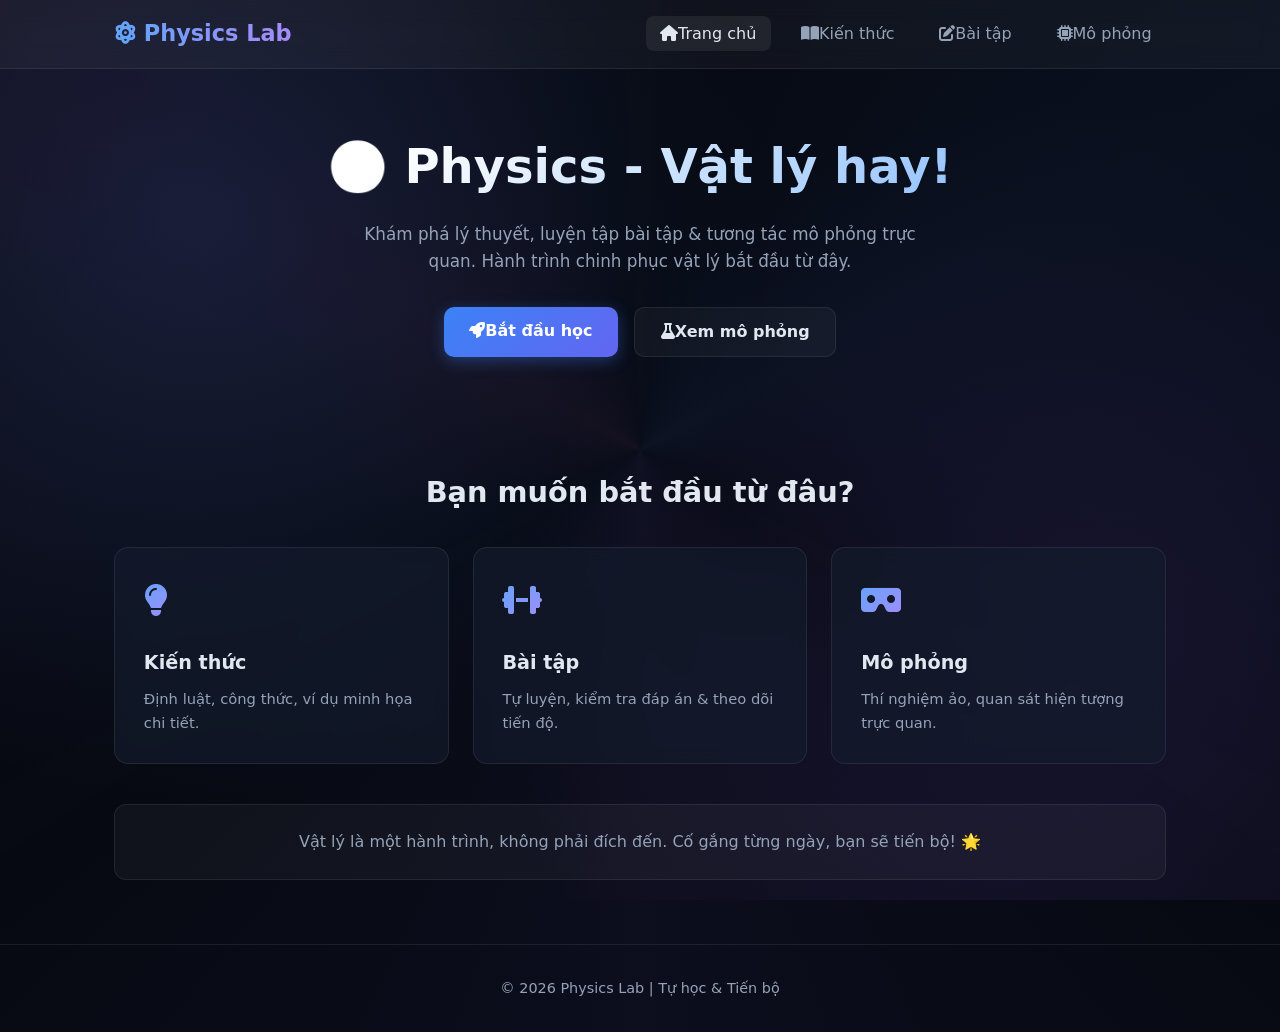
<file: index.html>
<!doctype html>
<html lang="vi">
  <head>
    <meta charset="UTF-8" />
    <meta name="viewport" content="width=device-width, initial-scale=1.0" />
    <title>Physics Lab - Trang chủ</title>
    <link
      rel="stylesheet"
      href="https://cdnjs.cloudflare.com/ajax/libs/font-awesome/6.4.0/css/all.min.css"
    />
    <style>
      :root {
        --bg-primary: #070a12;
        --bg-card: rgba(20, 28, 45, 0.65);
        --text: #e2e8f0;
        --text2: #94a3b8;
        --accent: #3b82f6;
        --border: rgba(255, 255, 255, 0.08);
        --glass: rgba(255, 255, 255, 0.04);
        --ease: cubic-bezier(0.25, 0.8, 0.25, 1);
      }
      * {
        margin: 0;
        padding: 0;
        box-sizing: border-box;
      }
      body {
        background: var(--bg-primary);
        color: var(--text);
        font-family: "Segoe UI", system-ui, sans-serif;
        line-height: 1.6;
        overflow-x: hidden;
        position: relative;
        background-image:
          radial-gradient(
            circle at 15% 25%,
            rgba(59, 130, 246, 0.15) 0%,
            transparent 45%
          ),
          radial-gradient(
            circle at 85% 75%,
            rgba(139, 92, 246, 0.12) 0%,
            transparent 45%
          );
        background-attachment: fixed;
      }
      body::before {
        content: "";
        position: fixed;
        top: -50%;
        left: -50%;
        width: 200%;
        height: 200%;
        background: conic-gradient(
          from 0deg at 50% 50%,
          transparent 0deg,
          rgba(59, 130, 246, 0.05) 60deg,
          transparent 120deg,
          rgba(139, 92, 246, 0.05) 180deg,
          transparent 240deg,
          rgba(236, 72, 153, 0.05) 300deg,
          transparent 360deg
        );
        animation: spin 30s linear infinite;
        z-index: -1;
        pointer-events: none;
      }
      @keyframes spin {
        to {
          transform: rotate(360deg);
        }
      }

      /* Smooth Page Transition Overlay */
      .page-transition {
        position: fixed;
        top: 0;
        left: 0;
        width: 100%;
        height: 100%;
        background: var(--bg-primary);
        z-index: 9999;
        opacity: 0;
        pointer-events: none;
        transition: opacity 0.35s var(--ease);
      }
      .page-transition.active {
        opacity: 1;
        pointer-events: all;
      }

      /* Navigation */
      nav {
        position: fixed;
        top: 0;
        width: 100%;
        z-index: 1000;
        padding: 1rem 0;
        background: var(--glass);
        backdrop-filter: blur(12px);
        border-bottom: 1px solid var(--border);
      }
      .nav-container {
        max-width: 1100px;
        margin: auto;
        display: flex;
        justify-content: space-between;
        align-items: center;
        padding: 0 1.5rem;
      }
      .logo {
        font-size: 1.4rem;
        font-weight: 700;
        background: linear-gradient(90deg, #60a5fa, #a78bfa);
        -webkit-background-clip: text;
        -webkit-text-fill-color: transparent;
        text-decoration: none;
      }
      .nav-links {
        display: flex;
        gap: 1rem;
        list-style: none;
      }
      .nav-links a {
        color: var(--text2);
        text-decoration: none;
        padding: 0.5rem 0.9rem;
        border-radius: 8px;
        transition: all 0.3s var(--ease);
      }
      .nav-links a:hover,
      .nav-links a.active {
        color: var(--text);
        background: rgba(255, 255, 255, 0.07);
      }

      /* Hero */
      .hero {
        padding: 8rem 1.5rem 4rem;
        text-align: center;
      }
      .hero h1 {
        font-size: clamp(1.8rem, 4vw, 3rem);
        font-weight: 800;
        margin-bottom: 1rem;
        background: linear-gradient(135deg, #fff 30%, #60a5fa 100%);
        -webkit-background-clip: text;
        -webkit-text-fill-color: transparent;
        animation: fadeUp 0.6s var(--ease) both;
      }
      .hero p {
        color: var(--text2);
        max-width: 600px;
        margin: 0 auto 2rem;
        font-size: 1.05rem;
        animation: fadeUp 0.6s var(--ease) 0.15s both;
      }
      .btn-group {
        display: flex;
        justify-content: center;
        gap: 1rem;
        flex-wrap: wrap;
        animation: fadeUp 0.6s var(--ease) 0.3s both;
      }
      .btn {
        padding: 0.7rem 1.6rem;
        border-radius: 10px;
        font-weight: 600;
        text-decoration: none;
        transition:
          transform 0.3s var(--ease),
          box-shadow 0.3s var(--ease);
      }
      .btn:hover {
        transform: translateY(-3px);
      }
      .btn-primary {
        background: linear-gradient(135deg, var(--accent), #6366f1);
        color: #fff;
        box-shadow: 0 4px 15px rgba(59, 130, 246, 0.35);
      }
      .btn-outline {
        border: 1px solid var(--border);
        color: var(--text);
        background: var(--glass);
      }
      .btn-outline:hover {
        background: rgba(255, 255, 255, 0.08);
        box-shadow: 0 6px 20px rgba(0, 0, 0, 0.2);
      }

      /* Cards */
      .section {
        max-width: 1100px;
        margin: 3rem auto 0;
        padding: 0 1.5rem;
      }
      .section h2 {
        text-align: center;
        margin-bottom: 2rem;
        font-size: 1.8rem;
      }
      .card-grid {
        display: grid;
        grid-template-columns: repeat(auto-fit, minmax(260px, 1fr));
        gap: 1.5rem;
      }
      .card {
        background: var(--bg-card);
        border: 1px solid var(--border);
        border-radius: 14px;
        padding: 1.8rem;
        text-decoration: none;
        color: var(--text);
        backdrop-filter: blur(8px);
        position: relative;
        overflow: hidden;
        transition:
          transform 0.35s var(--ease),
          box-shadow 0.35s var(--ease),
          border-color 0.35s var(--ease);
      }
      .card::before {
        content: "";
        position: absolute;
        top: 0;
        left: 0;
        width: 100%;
        height: 3px;
        background: linear-gradient(90deg, var(--accent), #a78bfa, #ec4899);
        opacity: 0;
        transition: opacity 0.35s var(--ease);
      }
      .card:hover {
        transform: translateY(-5px);
        box-shadow: 0 10px 25px rgba(0, 0, 0, 0.35);
        border-color: rgba(255, 255, 255, 0.15);
      }
      .card:hover::before {
        opacity: 1;
      }
      .card-icon {
        font-size: 2rem;
        margin-bottom: 0.8rem;
        display: inline-block;
        background: linear-gradient(135deg, #60a5fa, #a78bfa);
        -webkit-background-clip: text;
        -webkit-text-fill-color: transparent;
      }
      .card h3 {
        margin: 0.5rem 0;
        font-size: 1.2rem;
      }
      .card p {
        color: var(--text2);
        font-size: 0.92rem;
        margin: 0;
      }

      /* Footer */
      footer {
        text-align: center;
        margin-top: 4rem;
        padding: 2rem;
        color: var(--text2);
        font-size: 0.9rem;
        border-top: 1px solid var(--border);
      }

      /* Animations */
      @keyframes fadeUp {
        from {
          opacity: 0;
          transform: translateY(20px);
        }
        to {
          opacity: 1;
          transform: translateY(0);
        }
      }
      .fade-in {
        opacity: 0;
        transform: translateY(15px);
        transition:
          opacity 0.5s var(--ease),
          transform 0.5s var(--ease);
      }
      .fade-in.visible {
        opacity: 1;
        transform: translateY(0);
      }

      @media (max-width: 768px) {
        .hero {
          padding: 7rem 1rem 3rem;
        }
        .card-grid {
          grid-template-columns: 1fr;
        }
        .btn-group {
          flex-direction: column;
          align-items: center;
        }
        .btn {
          width: 100%;
          max-width: 280px;
          text-align: center;
        }
      }
    </style>
  </head>
  <body>
    <div class="page-transition"></div>

    <nav>
      <div class="nav-container">
        <a href="index.html" class="logo"
          ><i class="fa-solid fa-atom me-1"></i> Physics Lab</a
        >
        <ul class="nav-links">
          <li>
            <a href="index.html" class="active"
              ><i class="fa-solid fa-house me-1"></i>Trang chủ</a
            >
          </li>
          <li>
            <a href="Kienthuc.html"
              ><i class="fa-solid fa-book-open me-1"></i>Kiến thức</a
            >
          </li>
          <li>
            <a href="Baitap.html"
              ><i class="fa-solid fa-pen-to-square me-1"></i>Bài tập</a
            >
          </li>
          <li>
            <a href="Mophong.html"
              ><i class="fa-solid fa-microchip me-1"></i>Mô phỏng</a
            >
          </li>
        </ul>
      </div>
    </nav>

    <header class="hero">
      <h1>🌏 Physics - Vật lý hay!</h1>
      <p>
        Khám phá lý thuyết, luyện tập bài tập & tương tác mô phỏng trực quan.
        Hành trình chinh phục vật lý bắt đầu từ đây.
      </p>
      <div class="btn-group">
        <a href="Kienthuc.html" class="btn btn-primary"
          ><i class="fa-solid fa-rocket me-2"></i>Bắt đầu học</a
        >
        <a href="Mophong.html" class="btn btn-outline"
          ><i class="fa-solid fa-flask me-2"></i>Xem mô phỏng</a
        >
      </div>
    </header>

    <main class="section">
      <h2>Bạn muốn bắt đầu từ đâu?</h2>
      <div class="card-grid">
        <a href="Kienthuc.html" class="card fade-in">
          <div class="card-icon"><i class="fa-solid fa-lightbulb"></i></div>
          <h3>Kiến thức</h3>
          <p>Định luật, công thức, ví dụ minh họa chi tiết.</p>
        </a>
        <a href="Baitap.html" class="card fade-in">
          <div class="card-icon"><i class="fa-solid fa-dumbbell"></i></div>
          <h3>Bài tập</h3>
          <p>Tự luyện, kiểm tra đáp án & theo dõi tiến độ.</p>
        </a>
        <a href="Mophong.html" class="card fade-in">
          <div class="card-icon"><i class="fa-solid fa-vr-cardboard"></i></div>
          <h3>Mô phỏng</h3>
          <p>Thí nghiệm ảo, quan sát hiện tượng trực quan.</p>
        </a>
      </div>
      <div
        style="
          text-align: center;
          margin-top: 2.5rem;
          padding: 1.5rem;
          border-radius: 12px;
          background: var(--glass);
          border: 1px solid var(--border);
        "
        class="fade-in"
      >
        <p style="margin: 0; color: var(--text2)">
          Vật lý là một hành trình, không phải đích đến. Cố gắng từng ngày, bạn
          sẽ tiến bộ! 🌟
        </p>
      </div>
    </main>

    <footer>&copy; 2026 Physics Lab | Tự học & Tiến bộ</footer>

    <script>
      // Smooth page transition
      const transitionOverlay = document.querySelector(".page-transition");
      document.querySelectorAll('a[href$=".html"]').forEach((link) => {
        link.addEventListener("click", (e) => {
          e.preventDefault();
          transitionOverlay.classList.add("active");
          setTimeout(() => (window.location.href = link.href), 350);
        });
      });

      // Fade-in on scroll
      const observer = new IntersectionObserver(
        (entries) => {
          entries.forEach((entry) => {
            if (entry.isIntersecting) entry.target.classList.add("visible");
          });
        },
        { threshold: 0.15 },
      );
      document
        .querySelectorAll(".fade-in")
        .forEach((el) => observer.observe(el));
    </script>
  </body>
</html>
</file>
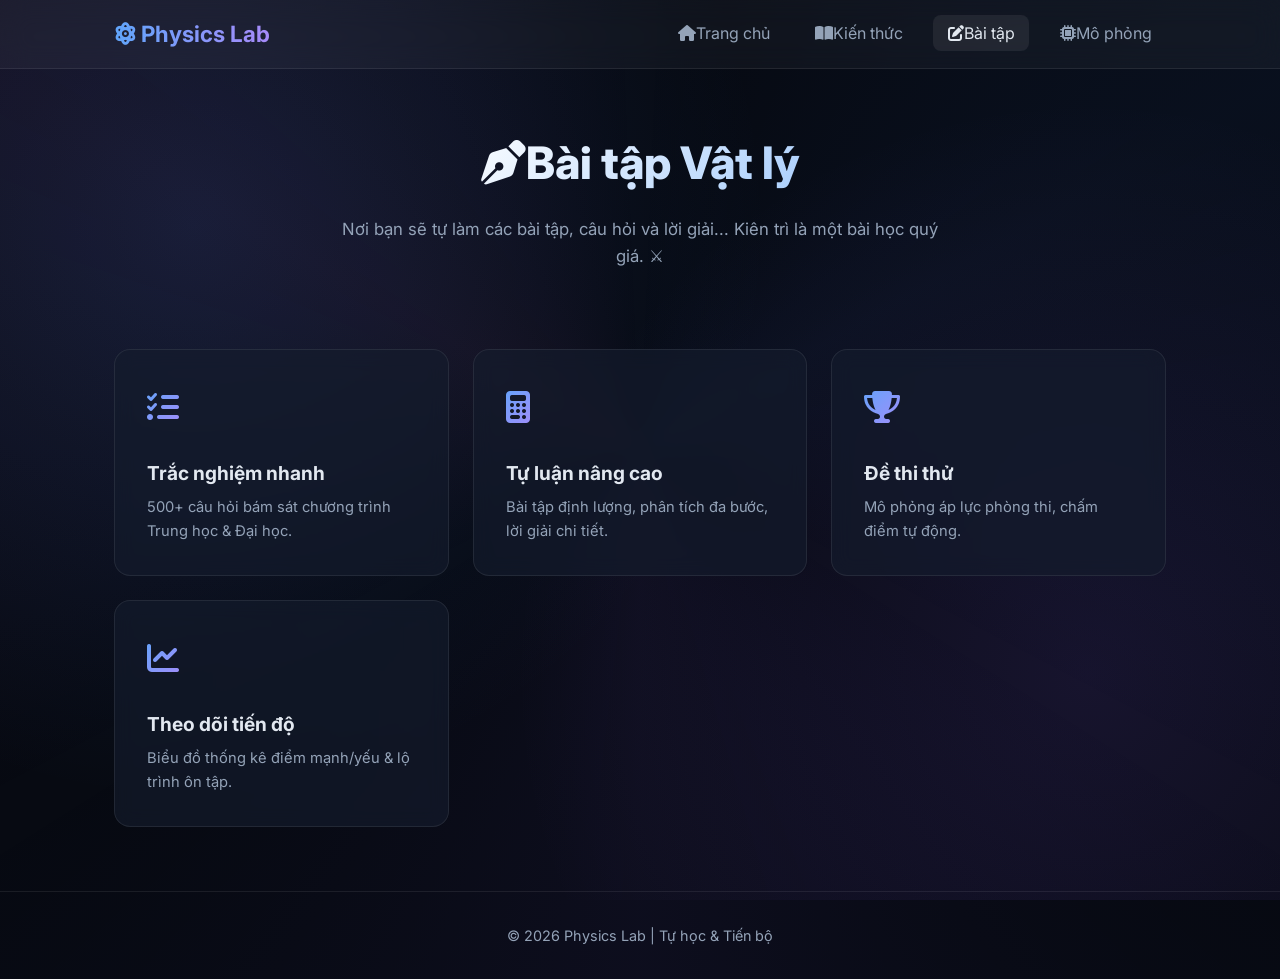
<file: Baitap.html>
<!doctype html>
<html lang="vi">
  <head>
    <meta charset="UTF-8" />
    <meta name="viewport" content="width=device-width, initial-scale=1.0" />
    <title>Bài tập - Physics Lab</title>

    <!-- Font Awesome & Google Fonts -->
    <link
      rel="stylesheet"
      href="https://cdnjs.cloudflare.com/ajax/libs/font-awesome/6.4.0/css/all.min.css"
    />
    <link
      href="https://fonts.googleapis.com/css2?family=Inter:wght@300;400;500;600;700&display=swap"
      rel="stylesheet"
    />

    <style>
      /* ==========================================
           CSS: DARK THEME & ANIMATIONS
        ========================================== */
      :root {
        --bg-primary: #070a12;
        --bg-secondary: #0f1523;
        --bg-card: rgba(20, 28, 45, 0.65);
        --text-main: #e2e8f0;
        --text-muted: #94a3b8;
        --accent: #3b82f6;
        --accent-hover: #60a5fa;
        --border: rgba(255, 255, 255, 0.08);
        --glass: rgba(255, 255, 255, 0.04);
        --radius: 16px;
        --transition: all 0.3s cubic-bezier(0.4, 0, 0.2, 1);
      }

      * {
        margin: 0;
        padding: 0;
        box-sizing: border-box;
      }

      body {
        background: var(--bg-primary);
        color: var(--text-main);
        font-family: "Inter", system-ui, sans-serif;
        line-height: 1.6;
        overflow-x: hidden;
        background-image:
          radial-gradient(
            circle at 15% 25%,
            rgba(59, 130, 246, 0.15) 0%,
            transparent 45%
          ),
          radial-gradient(
            circle at 85% 75%,
            rgba(139, 92, 246, 0.12) 0%,
            transparent 45%
          );
        background-attachment: fixed;
      }

      /* Animated Background Mesh */
      body::before {
        content: "";
        position: fixed;
        top: -50%;
        left: -50%;
        width: 200%;
        height: 200%;
        background: conic-gradient(
          from 0deg at 50% 50%,
          transparent 0deg,
          rgba(59, 130, 246, 0.05) 60deg,
          transparent 120deg,
          rgba(139, 92, 246, 0.05) 180deg,
          transparent 240deg,
          rgba(236, 72, 153, 0.05) 300deg,
          transparent 360deg
        );
        animation: rotateBg 30s linear infinite;
        z-index: -1;
        pointer-events: none;
      }
      @keyframes rotateBg {
        0% {
          transform: rotate(0deg);
        }
        100% {
          transform: rotate(360deg);
        }
      }

      /* Page Transition Overlay */
      .page-transition {
        position: fixed;
        top: 0;
        left: 0;
        width: 100%;
        height: 100%;
        background: var(--bg-primary);
        z-index: 9999;
        opacity: 0;
        pointer-events: none;
        transition: opacity 0.35s var(--transition);
      }
      .page-transition.active {
        opacity: 1;
        pointer-events: all;
      }

      /* Navigation */
      .navbar {
        position: fixed;
        top: 0;
        width: 100%;
        z-index: 1000;
        padding: 1rem 0;
        background: var(--glass);
        backdrop-filter: blur(14px);
        border-bottom: 1px solid var(--border);
      }
      .nav-container {
        max-width: 1100px;
        margin: auto;
        display: flex;
        justify-content: space-between;
        align-items: center;
        padding: 0 1.5rem;
      }
      .logo {
        font-size: 1.4rem;
        font-weight: 700;
        text-decoration: none;
        background: linear-gradient(90deg, #60a5fa, #a78bfa);
        -webkit-background-clip: text;
        -webkit-text-fill-color: transparent;
      }
      .nav-links {
        display: flex;
        gap: 1rem;
        list-style: none;
      }
      .nav-links a {
        color: var(--text-muted);
        text-decoration: none;
        padding: 0.5rem 0.9rem;
        border-radius: 8px;
        transition: var(--transition);
      }
      .nav-links a:hover,
      .nav-links a.active {
        color: var(--text-main);
        background: rgba(255, 255, 255, 0.07);
      }

      /* Main Content */
      .container {
        max-width: 1100px;
        margin: 0 auto;
        padding: 0 1.5rem;
      }

      .hero {
        padding: 8rem 1.5rem 3rem;
        text-align: center;
      }
      .hero h1 {
        font-size: clamp(1.8rem, 4vw, 2.8rem);
        font-weight: 800;
        margin-bottom: 1rem;
        background: linear-gradient(135deg, #fff 30%, #60a5fa 100%);
        -webkit-background-clip: text;
        -webkit-text-fill-color: transparent;
      }
      .hero p {
        color: var(--text-muted);
        max-width: 600px;
        margin: 0 auto 2rem;
        font-size: 1.05rem;
      }

      .card-grid {
        display: grid;
        grid-template-columns: repeat(auto-fit, minmax(260px, 1fr));
        gap: 1.5rem;
        margin-bottom: 4rem;
      }
      .card {
        background: var(--bg-card);
        border: 1px solid var(--border);
        border-radius: var(--radius);
        padding: 2rem;
        text-decoration: none;
        color: var(--text-main);
        backdrop-filter: blur(10px);
        position: relative;
        overflow: hidden;
        transition: var(--transition);
      }
      .card::before {
        content: "";
        position: absolute;
        top: 0;
        left: 0;
        width: 100%;
        height: 3px;
        background: linear-gradient(90deg, var(--accent), #a78bfa, #ec4899);
        opacity: 0;
        transition: var(--transition);
      }
      .card:hover {
        transform: translateY(-6px);
        box-shadow: 0 10px 30px rgba(0, 0, 0, 0.4);
        border-color: rgba(255, 255, 255, 0.15);
      }
      .card:hover::before {
        opacity: 1;
      }
      .card-icon {
        font-size: 2rem;
        margin-bottom: 1rem;
        display: inline-block;
        background: linear-gradient(135deg, #60a5fa, #a78bfa);
        -webkit-background-clip: text;
        -webkit-text-fill-color: transparent;
      }
      .card h3 {
        margin: 0.5rem 0;
        font-size: 1.2rem;
      }
      .card p {
        color: var(--text-muted);
        font-size: 0.92rem;
        margin: 0;
      }

      footer {
        text-align: center;
        padding: 2rem;
        border-top: 1px solid var(--border);
        color: var(--text-muted);
        font-size: 0.9rem;
      }

      /* Fade In Animation */
      .fade-in {
        opacity: 0;
        transform: translateY(15px);
        transition:
          opacity 0.5s var(--transition),
          transform 0.5s var(--transition);
      }
      .fade-in.visible {
        opacity: 1;
        transform: translateY(0);
      }

      @media (max-width: 768px) {
        .hero {
          padding: 7rem 1rem 2.5rem;
        }
        .nav-links {
          display: none;
        } /* Simplified for mobile demo */
        .card-grid {
          grid-template-columns: 1fr;
        }
      }
    </style>
  </head>
  <body>
    <div class="page-transition"></div>

    <nav class="navbar">
      <div class="nav-container">
        <a href="index.html" class="logo"
          ><i class="fa-solid fa-atom me-1"></i> Physics Lab</a
        >
        <ul class="nav-links">
          <li>
            <a href="index.html"
              ><i class="fa-solid fa-house me-1"></i>Trang chủ</a
            >
          </li>
          <li>
            <a href="Kienthuc.html"
              ><i class="fa-solid fa-book-open me-1"></i>Kiến thức</a
            >
          </li>
          <li>
            <a href="Baitap.html" class="active"
              ><i class="fa-solid fa-pen-to-square me-1"></i>Bài tập</a
            >
          </li>
          <li>
            <a href="Mophong.html"
              ><i class="fa-solid fa-microchip me-1"></i>Mô phỏng</a
            >
          </li>
        </ul>
      </div>
    </nav>

    <header class="hero">
      <div class="container">
        <h1><i class="fa-solid fa-pen-nib me-2"></i>Bài tập Vật lý</h1>
        <p>
          Nơi bạn sẽ tự làm các bài tập, câu hỏi và lời giải... Kiên trì là một
          bài học quý giá. ⚔️
        </p>
      </div>
    </header>

    <main class="container">
      <div class="card-grid">
        <a href="#" class="card fade-in">
          <div class="card-icon"><i class="fa-solid fa-list-check"></i></div>
          <h3>Trắc nghiệm nhanh</h3>
          <p>500+ câu hỏi bám sát chương trình Trung học & Đại học.</p>
        </a>
        <a href="#" class="card fade-in">
          <div class="card-icon"><i class="fa-solid fa-calculator"></i></div>
          <h3>Tự luận nâng cao</h3>
          <p>Bài tập định lượng, phân tích đa bước, lời giải chi tiết.</p>
        </a>
        <a href="#" class="card fade-in">
          <div class="card-icon"><i class="fa-solid fa-trophy"></i></div>
          <h3>Đề thi thử</h3>
          <p>Mô phỏng áp lực phòng thi, chấm điểm tự động.</p>
        </a>
        <a href="#" class="card fade-in">
          <div class="card-icon"><i class="fa-solid fa-chart-line"></i></div>
          <h3>Theo dõi tiến độ</h3>
          <p>Biểu đồ thống kê điểm mạnh/yếu & lộ trình ôn tập.</p>
        </a>
      </div>
    </main>

    <footer>
      <p>&copy; 2026 Physics Lab | Tự học & Tiến bộ</p>
    </footer>

    <script>
      // Page Transition Logic
      const transitionOverlay = document.querySelector(".page-transition");
      document.querySelectorAll('a[href$=".html"]').forEach((link) => {
        link.addEventListener("click", (e) => {
          e.preventDefault();
          transitionOverlay.classList.add("active");
          setTimeout(() => (window.location.href = link.href), 350);
        });
      });

      // Fade In on Scroll
      const observer = new IntersectionObserver(
        (entries) => {
          entries.forEach((entry) => {
            if (entry.isIntersecting) entry.target.classList.add("visible");
          });
        },
        { threshold: 0.15 },
      );
      document
        .querySelectorAll(".fade-in")
        .forEach((el) => observer.observe(el));
    </script>
  </body>
</html>
</file>
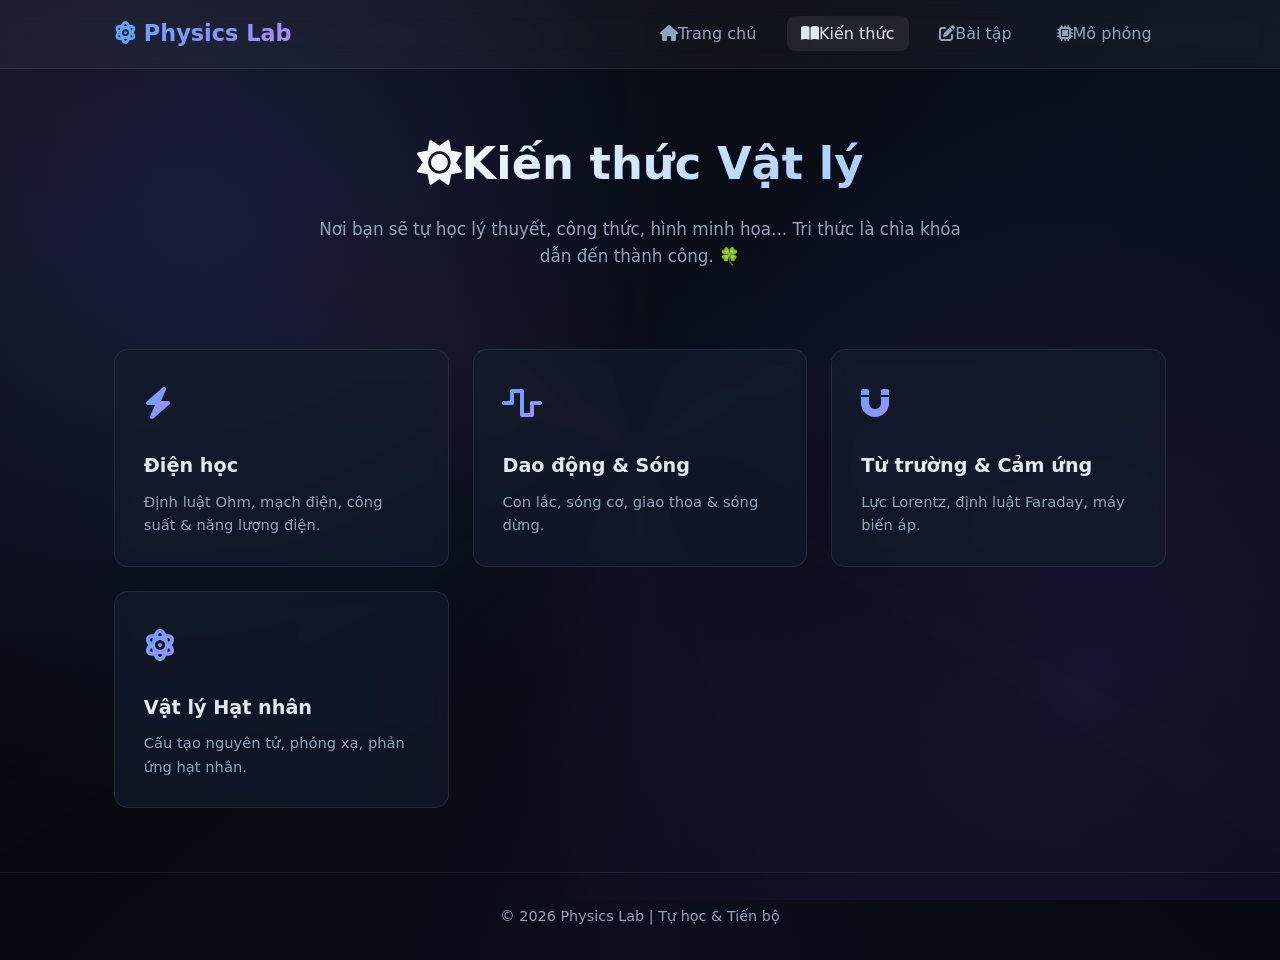
<file: Kienthuc.html>
<!doctype html>
<html lang="vi">
  <head>
    <meta charset="UTF-8" />
    <meta name="viewport" content="width=device-width, initial-scale=1.0" />
    <title>Kiến thức - Physics Lab</title>
    <link
      rel="stylesheet"
      href="https://cdnjs.cloudflare.com/ajax/libs/font-awesome/6.4.0/css/all.min.css"
    />
    <style>
      /* GIỮ NGUYÊN CSS GIỐNG index.html (chỉ đổi phần nội dung chính) */
      :root {
        --bg-primary: #070a12;
        --bg-card: rgba(20, 28, 45, 0.65);
        --text: #e2e8f0;
        --text2: #94a3b8;
        --accent: #3b82f6;
        --border: rgba(255, 255, 255, 0.08);
        --glass: rgba(255, 255, 255, 0.04);
        --ease: cubic-bezier(0.25, 0.8, 0.25, 1);
      }
      * {
        margin: 0;
        padding: 0;
        box-sizing: border-box;
      }
      body {
        background: var(--bg-primary);
        color: var(--text);
        font-family: "Segoe UI", system-ui, sans-serif;
        line-height: 1.6;
        overflow-x: hidden;
        position: relative;
        background-image:
          radial-gradient(
            circle at 15% 25%,
            rgba(59, 130, 246, 0.15) 0%,
            transparent 45%
          ),
          radial-gradient(
            circle at 85% 75%,
            rgba(139, 92, 246, 0.12) 0%,
            transparent 45%
          );
        background-attachment: fixed;
      }
      body::before {
        content: "";
        position: fixed;
        top: -50%;
        left: -50%;
        width: 200%;
        height: 200%;
        background: conic-gradient(
          from 0deg at 50% 50%,
          transparent 0deg,
          rgba(59, 130, 246, 0.05) 60deg,
          transparent 120deg,
          rgba(139, 92, 246, 0.05) 180deg,
          transparent 240deg,
          rgba(236, 72, 153, 0.05) 300deg,
          transparent 360deg
        );
        animation: spin 30s linear infinite;
        z-index: -1;
        pointer-events: none;
      }
      @keyframes spin {
        to {
          transform: rotate(360deg);
        }
      }
      .page-transition {
        position: fixed;
        top: 0;
        left: 0;
        width: 100%;
        height: 100%;
        background: var(--bg-primary);
        z-index: 9999;
        opacity: 0;
        pointer-events: none;
        transition: opacity 0.35s var(--ease);
      }
      .page-transition.active {
        opacity: 1;
        pointer-events: all;
      }
      nav {
        position: fixed;
        top: 0;
        width: 100%;
        z-index: 1000;
        padding: 1rem 0;
        background: var(--glass);
        backdrop-filter: blur(12px);
        border-bottom: 1px solid var(--border);
      }
      .nav-container {
        max-width: 1100px;
        margin: auto;
        display: flex;
        justify-content: space-between;
        align-items: center;
        padding: 0 1.5rem;
      }
      .logo {
        font-size: 1.4rem;
        font-weight: 700;
        background: linear-gradient(90deg, #60a5fa, #a78bfa);
        -webkit-background-clip: text;
        -webkit-text-fill-color: transparent;
        text-decoration: none;
      }
      .nav-links {
        display: flex;
        gap: 1rem;
        list-style: none;
      }
      .nav-links a {
        color: var(--text2);
        text-decoration: none;
        padding: 0.5rem 0.9rem;
        border-radius: 8px;
        transition: all 0.3s var(--ease);
      }
      .nav-links a:hover,
      .nav-links a.active {
        color: var(--text);
        background: rgba(255, 255, 255, 0.07);
      }
      .hero {
        padding: 8rem 1.5rem 3rem;
        text-align: center;
      }
      .hero h1 {
        font-size: clamp(1.8rem, 4vw, 2.8rem);
        font-weight: 800;
        margin-bottom: 1rem;
        background: linear-gradient(135deg, #fff 30%, #60a5fa 100%);
        -webkit-background-clip: text;
        -webkit-text-fill-color: transparent;
        animation: fadeUp 0.6s var(--ease) both;
      }
      .hero p {
        color: var(--text2);
        max-width: 650px;
        margin: 0 auto;
        font-size: 1.05rem;
        animation: fadeUp 0.6s var(--ease) 0.15s both;
      }
      .section {
        max-width: 1100px;
        margin: 2rem auto 0;
        padding: 0 1.5rem;
      }
      .card-grid {
        display: grid;
        grid-template-columns: repeat(auto-fit, minmax(260px, 1fr));
        gap: 1.5rem;
      }
      .card {
        background: var(--bg-card);
        border: 1px solid var(--border);
        border-radius: 14px;
        padding: 1.8rem;
        text-decoration: none;
        color: var(--text);
        backdrop-filter: blur(8px);
        position: relative;
        overflow: hidden;
        transition:
          transform 0.35s var(--ease),
          box-shadow 0.35s var(--ease),
          border-color 0.35s var(--ease);
      }
      .card::before {
        content: "";
        position: absolute;
        top: 0;
        left: 0;
        width: 100%;
        height: 3px;
        background: linear-gradient(90deg, var(--accent), #a78bfa, #ec4899);
        opacity: 0;
        transition: opacity 0.35s var(--ease);
      }
      .card:hover {
        transform: translateY(-5px);
        box-shadow: 0 10px 25px rgba(0, 0, 0, 0.35);
        border-color: rgba(255, 255, 255, 0.15);
      }
      .card:hover::before {
        opacity: 1;
      }
      .card-icon {
        font-size: 2rem;
        margin-bottom: 0.8rem;
        display: inline-block;
        background: linear-gradient(135deg, #60a5fa, #a78bfa);
        -webkit-background-clip: text;
        -webkit-text-fill-color: transparent;
      }
      .card h3 {
        margin: 0.5rem 0;
        font-size: 1.2rem;
      }
      .card p {
        color: var(--text2);
        font-size: 0.92rem;
        margin: 0;
      }
      footer {
        text-align: center;
        margin-top: 4rem;
        padding: 2rem;
        color: var(--text2);
        font-size: 0.9rem;
        border-top: 1px solid var(--border);
      }
      @keyframes fadeUp {
        from {
          opacity: 0;
          transform: translateY(20px);
        }
        to {
          opacity: 1;
          transform: translateY(0);
        }
      }
      .fade-in {
        opacity: 0;
        transform: translateY(15px);
        transition:
          opacity 0.5s var(--ease),
          transform 0.5s var(--ease);
      }
      .fade-in.visible {
        opacity: 1;
        transform: translateY(0);
      }
      @media (max-width: 768px) {
        .hero {
          padding: 7rem 1rem 2.5rem;
        }
        .card-grid {
          grid-template-columns: 1fr;
        }
      }
    </style>
  </head>
  <body>
    <div class="page-transition"></div>
    <nav>
      <div class="nav-container">
        <a href="index.html" class="logo"
          ><i class="fa-solid fa-atom me-1"></i> Physics Lab</a
        >
        <ul class="nav-links">
          <li>
            <a href="index.html"
              ><i class="fa-solid fa-house me-1"></i>Trang chủ</a
            >
          </li>
          <li>
            <a href="Kienthuc.html" class="active"
              ><i class="fa-solid fa-book-open me-1"></i>Kiến thức</a
            >
          </li>
          <li>
            <a href="Baitap.html"
              ><i class="fa-solid fa-pen-to-square me-1"></i>Bài tập</a
            >
          </li>
          <li>
            <a href="Mophong.html"
              ><i class="fa-solid fa-microchip me-1"></i>Mô phỏng</a
            >
          </li>
        </ul>
      </div>
    </nav>

    <header class="hero">
      <h1><i class="fa-solid fa-sun me-2"></i>Kiến thức Vật lý</h1>
      <p>
        Nơi bạn sẽ tự học lý thuyết, công thức, hình minh họa... Tri thức là
        chìa khóa dẫn đến thành công. 🍀
      </p>
    </header>

    <main class="section">
      <div class="card-grid">
        <a href="#" class="card fade-in"
          ><div class="card-icon"><i class="fa-solid fa-bolt"></i></div>
          <h3>Điện học</h3>
          <p>Định luật Ohm, mạch điện, công suất & năng lượng điện.</p></a
        >
        <a href="#" class="card fade-in"
          ><div class="card-icon"><i class="fa-solid fa-wave-square"></i></div>
          <h3>Dao động & Sóng</h3>
          <p>Con lắc, sóng cơ, giao thoa & sóng dừng.</p></a
        >
        <a href="#" class="card fade-in"
          ><div class="card-icon"><i class="fa-solid fa-magnet"></i></div>
          <h3>Từ trường & Cảm ứng</h3>
          <p>Lực Lorentz, định luật Faraday, máy biến áp.</p></a
        >
        <a href="#" class="card fade-in"
          ><div class="card-icon"><i class="fa-solid fa-atom"></i></div>
          <h3>Vật lý Hạt nhân</h3>
          <p>Cấu tạo nguyên tử, phóng xạ, phản ứng hạt nhân.</p></a
        >
      </div>
    </main>

    <footer>&copy; 2026 Physics Lab | Tự học & Tiến bộ</footer>
    <script>
      const transitionOverlay = document.querySelector(".page-transition");
      document.querySelectorAll('a[href$=".html"]').forEach((link) => {
        link.addEventListener("click", (e) => {
          e.preventDefault();
          transitionOverlay.classList.add("active");
          setTimeout(() => (window.location.href = link.href), 350);
        });
      });
      const observer = new IntersectionObserver(
        (entries) => {
          entries.forEach((entry) => {
            if (entry.isIntersecting) entry.target.classList.add("visible");
          });
        },
        { threshold: 0.15 },
      );
      document
        .querySelectorAll(".fade-in")
        .forEach((el) => observer.observe(el));
    </script>
  </body>
</html>
</file>
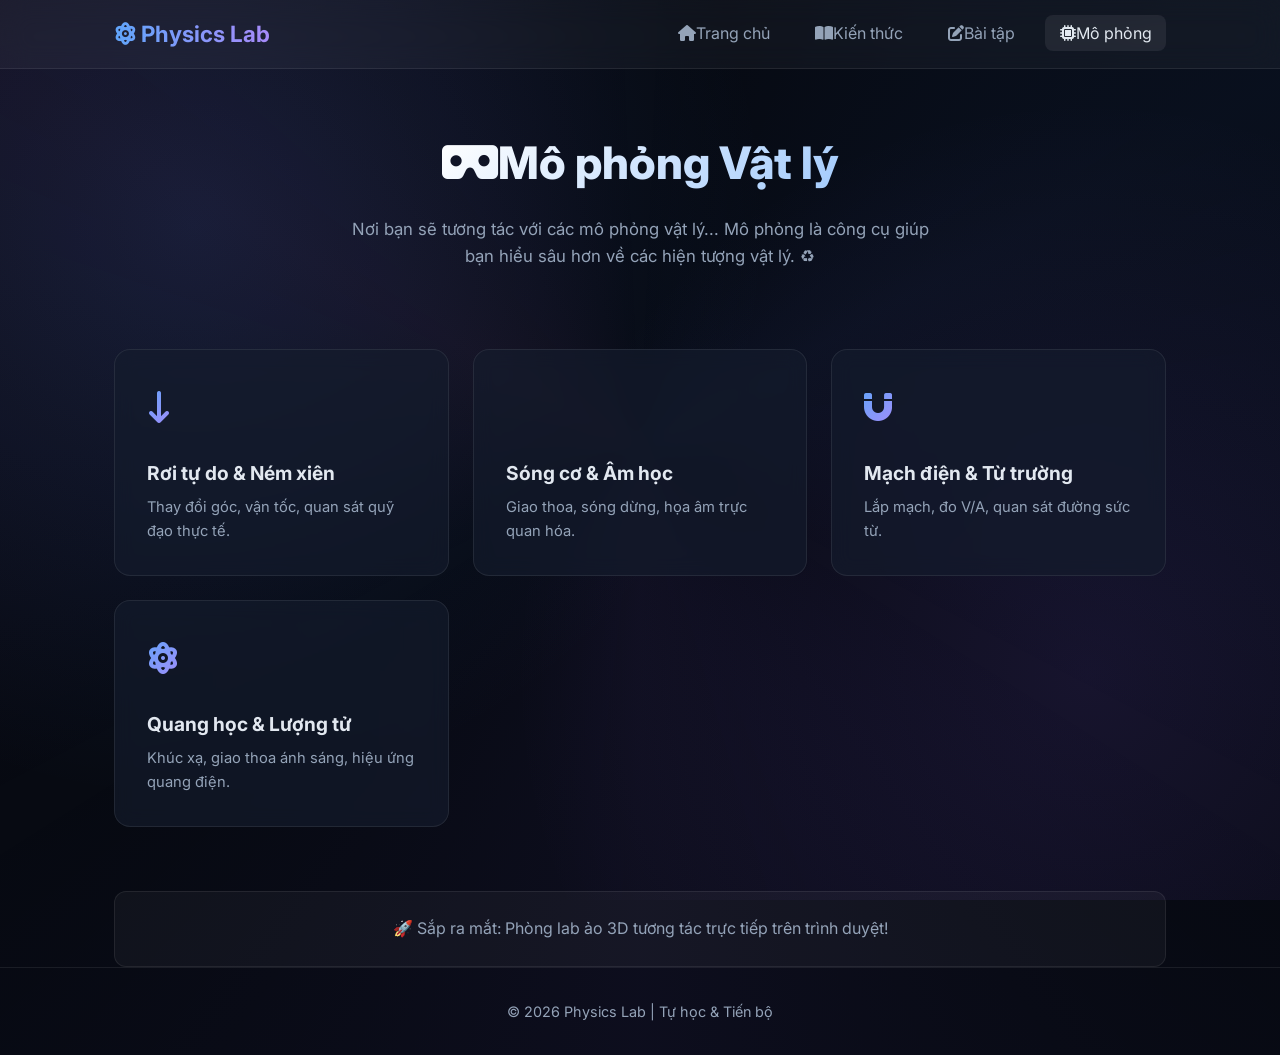
<file: Mophong.html>
<!doctype html>
<html lang="vi">
  <head>
    <meta charset="UTF-8" />
    <meta name="viewport" content="width=device-width, initial-scale=1.0" />
    <title>Mô phỏng - Physics Lab</title>

    <!-- Font Awesome & Google Fonts -->
    <link
      rel="stylesheet"
      href="https://cdnjs.cloudflare.com/ajax/libs/font-awesome/6.4.0/css/all.min.css"
    />
    <link
      href="https://fonts.googleapis.com/css2?family=Inter:wght@300;400;500;600;700&display=swap"
      rel="stylesheet"
    />

    <style>
      /* ==========================================
           CSS: DARK THEME & ANIMATIONS
        ========================================== */
      :root {
        --bg-primary: #070a12;
        --bg-secondary: #0f1523;
        --bg-card: rgba(20, 28, 45, 0.65);
        --text-main: #e2e8f0;
        --text-muted: #94a3b8;
        --accent: #3b82f6;
        --accent-hover: #60a5fa;
        --border: rgba(255, 255, 255, 0.08);
        --glass: rgba(255, 255, 255, 0.04);
        --radius: 16px;
        --transition: all 0.3s cubic-bezier(0.4, 0, 0.2, 1);
      }

      * {
        margin: 0;
        padding: 0;
        box-sizing: border-box;
      }

      body {
        background: var(--bg-primary);
        color: var(--text-main);
        font-family: "Inter", system-ui, sans-serif;
        line-height: 1.6;
        overflow-x: hidden;
        background-image:
          radial-gradient(
            circle at 15% 25%,
            rgba(59, 130, 246, 0.15) 0%,
            transparent 45%
          ),
          radial-gradient(
            circle at 85% 75%,
            rgba(139, 92, 246, 0.12) 0%,
            transparent 45%
          );
        background-attachment: fixed;
      }

      /* Animated Background Mesh */
      body::before {
        content: "";
        position: fixed;
        top: -50%;
        left: -50%;
        width: 200%;
        height: 200%;
        background: conic-gradient(
          from 0deg at 50% 50%,
          transparent 0deg,
          rgba(59, 130, 246, 0.05) 60deg,
          transparent 120deg,
          rgba(139, 92, 246, 0.05) 180deg,
          transparent 240deg,
          rgba(236, 72, 153, 0.05) 300deg,
          transparent 360deg
        );
        animation: rotateBg 30s linear infinite;
        z-index: -1;
        pointer-events: none;
      }
      @keyframes rotateBg {
        0% {
          transform: rotate(0deg);
        }
        100% {
          transform: rotate(360deg);
        }
      }

      /* Page Transition Overlay */
      .page-transition {
        position: fixed;
        top: 0;
        left: 0;
        width: 100%;
        height: 100%;
        background: var(--bg-primary);
        z-index: 9999;
        opacity: 0;
        pointer-events: none;
        transition: opacity 0.35s var(--transition);
      }
      .page-transition.active {
        opacity: 1;
        pointer-events: all;
      }

      /* Navigation */
      .navbar {
        position: fixed;
        top: 0;
        width: 100%;
        z-index: 1000;
        padding: 1rem 0;
        background: var(--glass);
        backdrop-filter: blur(14px);
        border-bottom: 1px solid var(--border);
      }
      .nav-container {
        max-width: 1100px;
        margin: auto;
        display: flex;
        justify-content: space-between;
        align-items: center;
        padding: 0 1.5rem;
      }
      .logo {
        font-size: 1.4rem;
        font-weight: 700;
        text-decoration: none;
        background: linear-gradient(90deg, #60a5fa, #a78bfa);
        -webkit-background-clip: text;
        -webkit-text-fill-color: transparent;
      }
      .nav-links {
        display: flex;
        gap: 1rem;
        list-style: none;
      }
      .nav-links a {
        color: var(--text-muted);
        text-decoration: none;
        padding: 0.5rem 0.9rem;
        border-radius: 8px;
        transition: var(--transition);
      }
      .nav-links a:hover,
      .nav-links a.active {
        color: var(--text-main);
        background: rgba(255, 255, 255, 0.07);
      }

      /* Main Content */
      .container {
        max-width: 1100px;
        margin: 0 auto;
        padding: 0 1.5rem;
      }

      .hero {
        padding: 8rem 1.5rem 3rem;
        text-align: center;
      }
      .hero h1 {
        font-size: clamp(1.8rem, 4vw, 2.8rem);
        font-weight: 800;
        margin-bottom: 1rem;
        background: linear-gradient(135deg, #fff 30%, #60a5fa 100%);
        -webkit-background-clip: text;
        -webkit-text-fill-color: transparent;
      }
      .hero p {
        color: var(--text-muted);
        max-width: 600px;
        margin: 0 auto 2rem;
        font-size: 1.05rem;
      }

      .card-grid {
        display: grid;
        grid-template-columns: repeat(auto-fit, minmax(260px, 1fr));
        gap: 1.5rem;
        margin-bottom: 4rem;
      }
      .card {
        background: var(--bg-card);
        border: 1px solid var(--border);
        border-radius: var(--radius);
        padding: 2rem;
        text-decoration: none;
        color: var(--text-main);
        backdrop-filter: blur(10px);
        position: relative;
        overflow: hidden;
        transition: var(--transition);
      }
      .card::before {
        content: "";
        position: absolute;
        top: 0;
        left: 0;
        width: 100%;
        height: 3px;
        background: linear-gradient(90deg, var(--accent), #a78bfa, #ec4899);
        opacity: 0;
        transition: var(--transition);
      }
      .card:hover {
        transform: translateY(-6px);
        box-shadow: 0 10px 30px rgba(0, 0, 0, 0.4);
        border-color: rgba(255, 255, 255, 0.15);
      }
      .card:hover::before {
        opacity: 1;
      }
      .card-icon {
        font-size: 2rem;
        margin-bottom: 1rem;
        display: inline-block;
        background: linear-gradient(135deg, #60a5fa, #a78bfa);
        -webkit-background-clip: text;
        -webkit-text-fill-color: transparent;
      }
      .card h3 {
        margin: 0.5rem 0;
        font-size: 1.2rem;
      }
      .card p {
        color: var(--text-muted);
        font-size: 0.92rem;
        margin: 0;
      }

      .info-box {
        text-align: center;
        margin-top: 2rem;
        padding: 1.5rem;
        border-radius: 12px;
        background: var(--glass);
        border: 1px solid var(--border);
      }
      .info-box p {
        margin: 0;
        color: var(--text-muted);
      }

      footer {
        text-align: center;
        padding: 2rem;
        border-top: 1px solid var(--border);
        color: var(--text-muted);
        font-size: 0.9rem;
      }

      /* Fade In Animation */
      .fade-in {
        opacity: 0;
        transform: translateY(15px);
        transition:
          opacity 0.5s var(--transition),
          transform 0.5s var(--transition);
      }
      .fade-in.visible {
        opacity: 1;
        transform: translateY(0);
      }

      @media (max-width: 768px) {
        .hero {
          padding: 7rem 1rem 2.5rem;
        }
        .nav-links {
          display: none;
        }
        .card-grid {
          grid-template-columns: 1fr;
        }
      }
    </style>
  </head>
  <body>
    <div class="page-transition"></div>

    <nav class="navbar">
      <div class="nav-container">
        <a href="index.html" class="logo"
          ><i class="fa-solid fa-atom me-1"></i> Physics Lab</a
        >
        <ul class="nav-links">
          <li>
            <a href="index.html"
              ><i class="fa-solid fa-house me-1"></i>Trang chủ</a
            >
          </li>
          <li>
            <a href="Kienthuc.html"
              ><i class="fa-solid fa-book-open me-1"></i>Kiến thức</a
            >
          </li>
          <li>
            <a href="Baitap.html"
              ><i class="fa-solid fa-pen-to-square me-1"></i>Bài tập</a
            >
          </li>
          <li>
            <a href="Mophong.html" class="active"
              ><i class="fa-solid fa-microchip me-1"></i>Mô phỏng</a
            >
          </li>
        </ul>
      </div>
    </nav>

    <header class="hero">
      <div class="container">
        <h1><i class="fa-solid fa-vr-cardboard me-2"></i>Mô phỏng Vật lý</h1>
        <p>
          Nơi bạn sẽ tương tác với các mô phỏng vật lý... Mô phỏng là công cụ
          giúp bạn hiểu sâu hơn về các hiện tượng vật lý. ♻️
        </p>
      </div>
    </header>

    <main class="container">
      <div class="card-grid">
        <a href="#" class="card fade-in">
          <div class="card-icon">
            <i class="fa-solid fa-arrow-down-long"></i>
          </div>
          <h3>Rơi tự do & Ném xiên</h3>
          <p>Thay đổi góc, vận tốc, quan sát quỹ đạo thực tế.</p>
        </a>
        <a href="#" class="card fade-in">
          <div class="card-icon"><i class="fa-solid fa-wave-pulse"></i></div>
          <h3>Sóng cơ & Âm học</h3>
          <p>Giao thoa, sóng dừng, họa âm trực quan hóa.</p>
        </a>
        <a href="#" class="card fade-in">
          <div class="card-icon"><i class="fa-solid fa-magnet"></i></div>
          <h3>Mạch điện & Từ trường</h3>
          <p>Lắp mạch, đo V/A, quan sát đường sức từ.</p>
        </a>
        <a href="#" class="card fade-in">
          <div class="card-icon"><i class="fa-solid fa-atom"></i></div>
          <h3>Quang học & Lượng tử</h3>
          <p>Khúc xạ, giao thoa ánh sáng, hiệu ứng quang điện.</p>
        </a>
      </div>

      <div class="info-box fade-in">
        <p class="fs-5">
          🚀 Sắp ra mắt: Phòng lab ảo 3D tương tác trực tiếp trên trình duyệt!
        </p>
      </div>
    </main>

    <footer>
      <p>&copy; 2026 Physics Lab | Tự học & Tiến bộ</p>
    </footer>

    <script>
      // Page Transition Logic
      const transitionOverlay = document.querySelector(".page-transition");
      document.querySelectorAll('a[href$=".html"]').forEach((link) => {
        link.addEventListener("click", (e) => {
          e.preventDefault();
          transitionOverlay.classList.add("active");
          setTimeout(() => (window.location.href = link.href), 350);
        });
      });

      // Fade In on Scroll
      const observer = new IntersectionObserver(
        (entries) => {
          entries.forEach((entry) => {
            if (entry.isIntersecting) entry.target.classList.add("visible");
          });
        },
        { threshold: 0.15 },
      );
      document
        .querySelectorAll(".fade-in")
        .forEach((el) => observer.observe(el));
    </script>
  </body>
</html>
</file>
